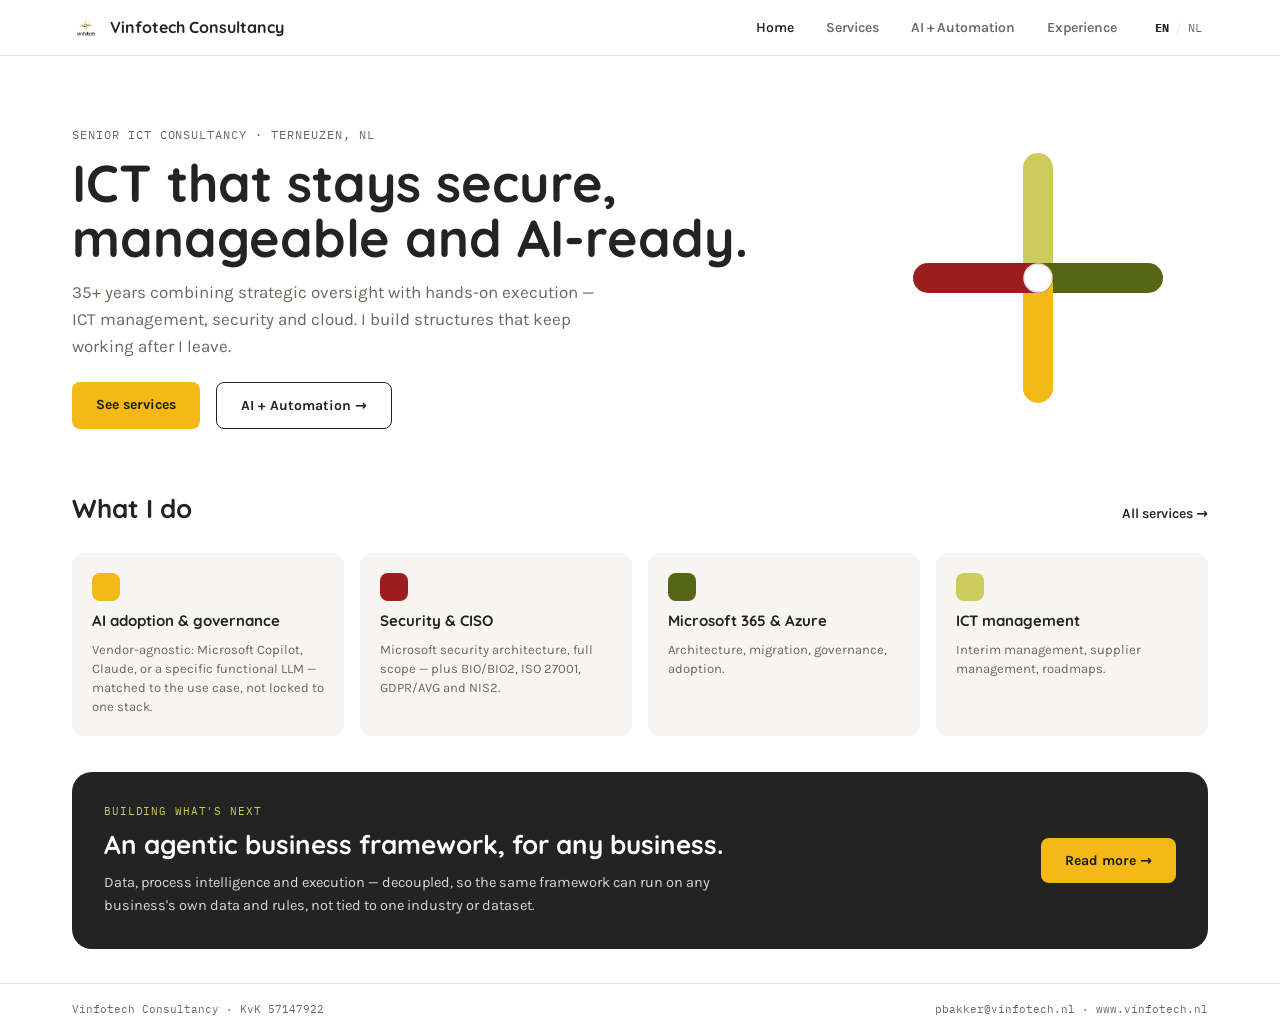
<file: index.html>
<!doctype html>
<html lang="en">
<head>
<meta charset="utf-8">
<meta name="viewport" content="width=device-width, initial-scale=1">
<title>Vinfotech Consultancy — Home</title>
<link rel="stylesheet" href="https://fonts.googleapis.com/css2?family=Quicksand:wght@600;700&family=Karla:wght@400;500;600;700&family=IBM+Plex+Mono:wght@400;500&display=swap">
<link rel="stylesheet" href="assets/styles.css">
</head>
<body>

<div class="nav">
  <a href="index.html" class="nav-brand">
    <img src="assets/logo.png" alt="Vinfotech Consultancy">
    <span class="h name">Vinfotech Consultancy</span>
  </a>
  <div class="nav-right">
    <div class="nav-links b">
      <a href="index.html" aria-current="page" data-i18n="navHome">Home</a>
      <a href="services.html" data-i18n="navServices">Services</a>
      <a href="ai-automation.html" data-i18n="navAI">AI + Automation</a>
      <a href="experience.html" data-i18n="navExperience">Experience</a>
    </div>
    <div class="lang m">
      <button data-lang-btn="en">EN</button>
      <span class="sep">/</span>
      <button data-lang-btn="nl">NL</button>
    </div>
  </div>
</div>

<div class="hero">
  <div class="hero-copy">
    <span class="badge m" data-i18n="badge">SENIOR ICT CONSULTANCY · TERNEUZEN, NL</span>
    <h1 class="h" data-i18n="heroTitle">ICT that stays secure, manageable and AI-ready.</h1>
    <p class="b" data-i18n="heroBody">35+ years combining strategic oversight with hands-on execution — ICT management, security and cloud. I build structures that keep working after I leave.</p>
    <div class="hero-ctas">
      <a href="services.html" class="cta cta-primary b" data-i18n="ctaServices">See services</a>
      <a href="ai-automation.html" class="cta cta-secondary b" data-i18n="ctaAI">AI + Automation →</a>
    </div>
  </div>
  <div class="hero-visual">
    <svg viewBox="0 0 340 340" width="340" height="340" role="img" aria-label="Vinfotech mark">
      <g stroke-linecap="round" stroke-width="30">
        <line x1="170" y1="170" x2="170" y2="60"  stroke="#cccc5c" />
        <line x1="170" y1="170" x2="280" y2="170" stroke="#566614" />
        <line x1="170" y1="170" x2="170" y2="280" stroke="#f4b817" />
        <line x1="170" y1="170" x2="60"  y2="170" stroke="#9c1d1e" />
      </g>
      <circle cx="170" cy="170" r="14" fill="#ffffff" stroke="#e3e1da" stroke-width="1.5" />
    </svg>
  </div>
</div>

<div class="section" style="padding-top:0;">
  <div class="section-heading">
    <h2 class="h" data-i18n="whatIDo">What I do</h2>
    <a href="services.html" class="link b" data-i18n="allServicesLink">All services →</a>
  </div>
  <div class="cards-4" style="margin-top:28px;">
    <div class="card">
      <div class="dot" style="background:#f4b817;"></div>
      <div class="h title" data-i18n="card1Title">AI adoption &amp; governance</div>
      <div class="b desc" data-i18n="card1Desc">Vendor-agnostic: Microsoft Copilot, Claude, or a specific functional LLM — matched to the use case, not locked to one stack.</div>
    </div>
    <div class="card">
      <div class="dot" style="background:#9c1d1e;"></div>
      <div class="h title" data-i18n="card2Title">Security &amp; CISO</div>
      <div class="b desc" data-i18n="card2Desc">Microsoft security architecture, full scope — plus BIO/BIO2, ISO 27001, GDPR/AVG and NIS2.</div>
    </div>
    <div class="card">
      <div class="dot" style="background:#566614;"></div>
      <div class="h title" data-i18n="card3Title">Microsoft 365 &amp; Azure</div>
      <div class="b desc" data-i18n="card3Desc">Architecture, migration, governance, adoption.</div>
    </div>
    <div class="card">
      <div class="dot" style="background:#cccc5c;"></div>
      <div class="h title" data-i18n="card4Title">ICT management</div>
      <div class="b desc" data-i18n="card4Desc">Interim management, supplier management, roadmaps.</div>
    </div>
  </div>
</div>

<div class="section-tight">
  <div class="callout">
    <div class="callout-row">
      <div style="max-width:620px; display:flex; flex-direction:column; gap:10px;">
        <span class="label m" data-i18n="panaderosLabel">BUILDING WHAT'S NEXT</span>
        <h2 class="h" data-i18n="panaderosTitle">An agentic business framework, for any business.</h2>
        <p class="b" data-i18n="panaderosBody">Data, process intelligence and execution — decoupled, so the same framework can run on any business's own data and rules, not tied to one industry or dataset.</p>
      </div>
      <a href="ai-automation.html" class="cta cta-primary b" style="white-space:nowrap;" data-i18n="panaderosCta">Read more →</a>
    </div>
  </div>
</div>

<div class="footer m">
  <span>Vinfotech Consultancy &middot; KvK 57147922</span>
  <span>pbakker@vinfotech.nl &middot; www.vinfotech.nl</span>
</div>

<script>
window.I18N = {
  en: {
    navHome: "Home", navServices: "Services", navAI: "AI + Automation", navExperience: "Experience",
    badge: "SENIOR ICT CONSULTANCY · TERNEUZEN, NL",
    heroTitle: "ICT that stays secure, manageable and AI-ready.",
    heroBody: "35+ years combining strategic oversight with hands-on execution — ICT management, security and cloud. I build structures that keep working after I leave.",
    ctaServices: "See services", ctaAI: "AI + Automation →",
    whatIDo: "What I do", allServicesLink: "All services →",
    card1Title: "AI adoption & governance",
    card1Desc: "Vendor-agnostic: Microsoft Copilot, Claude, or a specific functional LLM — matched to the use case, not locked to one stack.",
    card2Title: "Security & CISO",
    card2Desc: "Microsoft security architecture, full scope — plus BIO/BIO2, ISO 27001, GDPR/AVG and NIS2.",
    card3Title: "Microsoft 365 & Azure", card3Desc: "Architecture, migration, governance, adoption.",
    card4Title: "ICT management", card4Desc: "Interim management, supplier management, roadmaps.",
    panaderosLabel: "BUILDING WHAT'S NEXT",
    panaderosTitle: "An agentic business framework, for any business.",
    panaderosBody: "Data, process intelligence and execution — decoupled, so the same framework can run on any business's own data and rules, not tied to one industry or dataset.",
    panaderosCta: "Read more →",
  },
  nl: {
    navHome: "Home", navServices: "Diensten", navAI: "AI + Automatisering", navExperience: "Ervaring",
    badge: "SENIOR ICT-CONSULTANCY · TERNEUZEN, NL",
    heroTitle: "ICT die veilig, beheersbaar en AI-ready blijft.",
    heroBody: "35+ jaar ervaring waarin strategisch overzicht en praktische uitvoering samenkomen — ICT-management, security en cloud. Ik bouw structuren die blijven werken nadat ik vertrek.",
    ctaServices: "Bekijk diensten", ctaAI: "AI + Automatisering →",
    whatIDo: "Wat ik doe", allServicesLink: "Alle diensten →",
    card1Title: "AI-adoptie & governance",
    card1Desc: "Leveranciersonafhankelijk: Microsoft Copilot, Claude, of een specifieke functionele LLM — passend bij de usecase, niet vastgezet op één stack.",
    card2Title: "Security & CISO",
    card2Desc: "Microsoft security-architectuur, volledige scope — plus BIO/BIO2, ISO 27001, AVG/GDPR en NIS2.",
    card3Title: "Microsoft 365 & Azure", card3Desc: "Architectuur, migratie, governance, adoptie.",
    card4Title: "ICT-management", card4Desc: "Interim-management, leveranciersmanagement, roadmaps.",
    panaderosLabel: "WAT ER AANKOMT",
    panaderosTitle: "Een agentic business framework, voor elk bedrijf.",
    panaderosBody: "Data, procesintelligentie en uitvoering — ontkoppeld, zodat hetzelfde framework de eigen data en regels van elk bedrijf kan laten lopen, niet gebonden aan één branche of dataset.",
    panaderosCta: "Lees meer →",
  }
};
</script>
<script src="assets/i18n.js"></script>
</body>
</html>
</file>
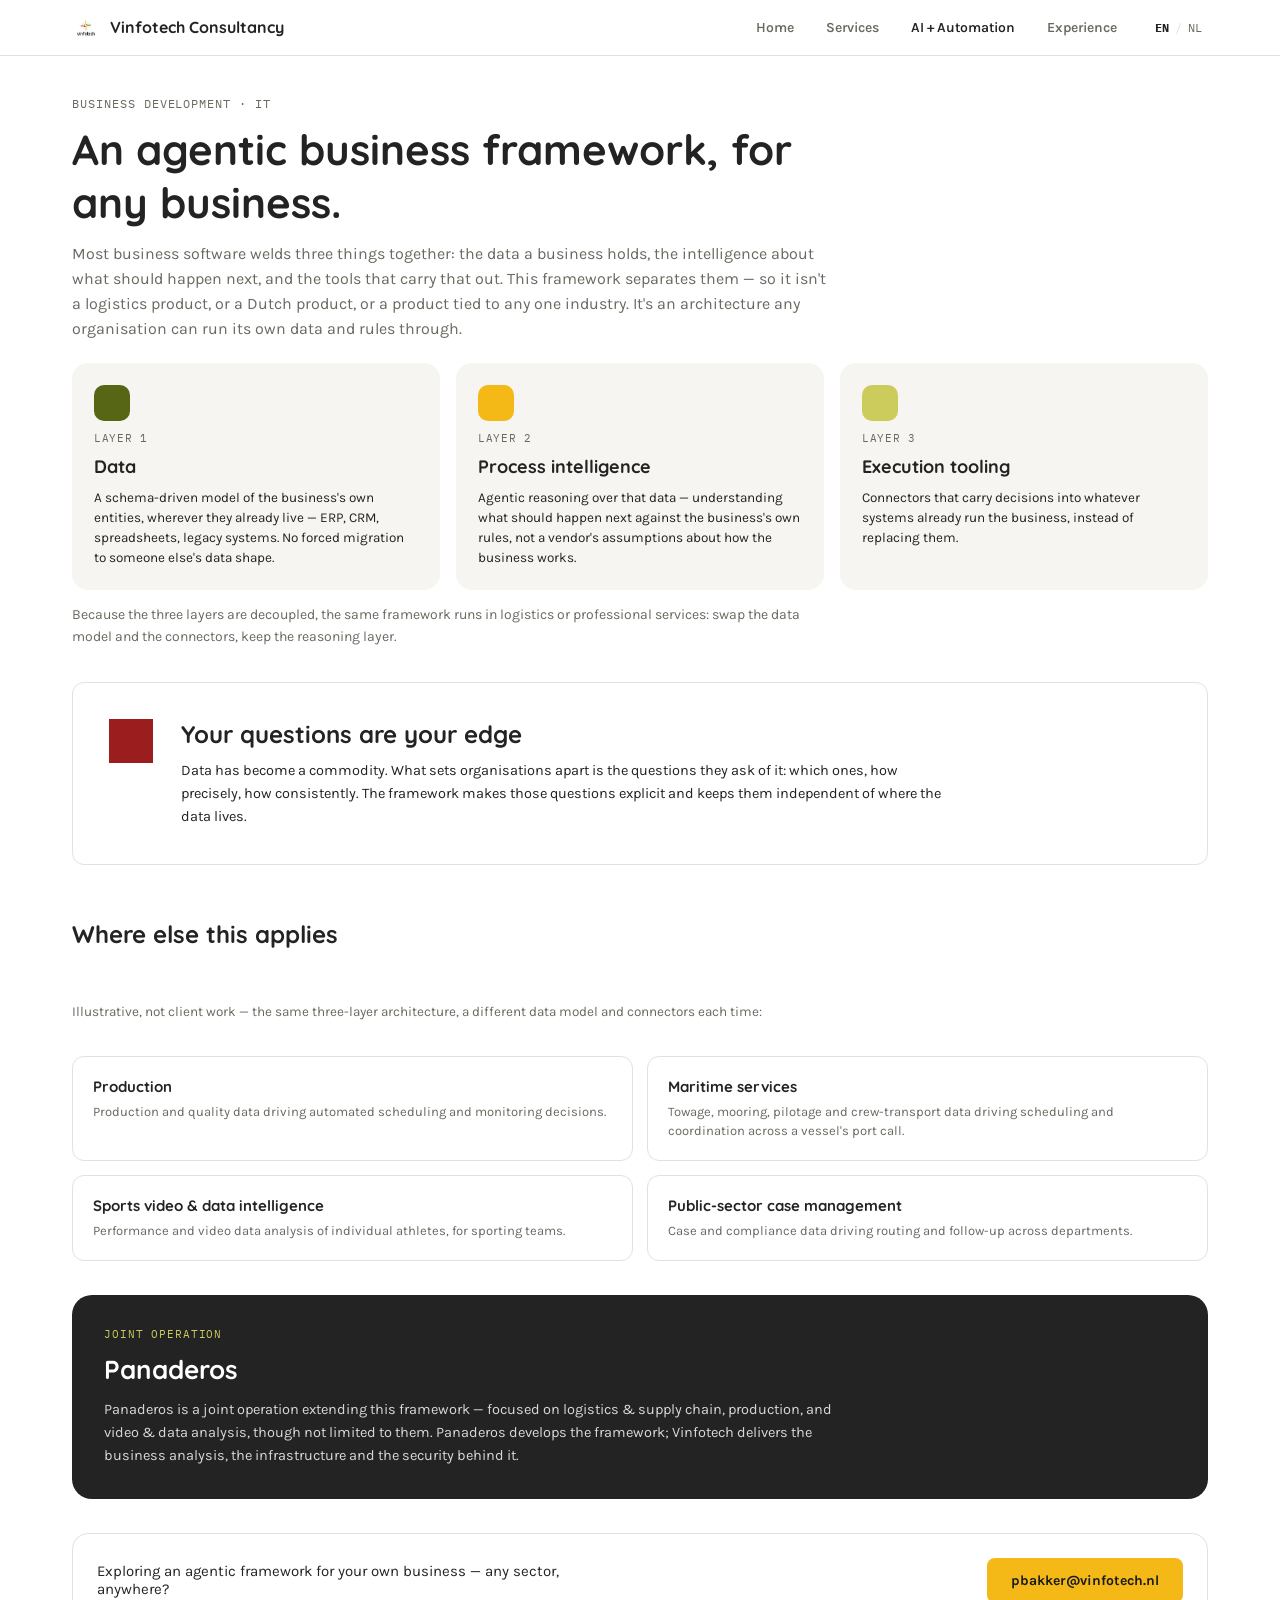
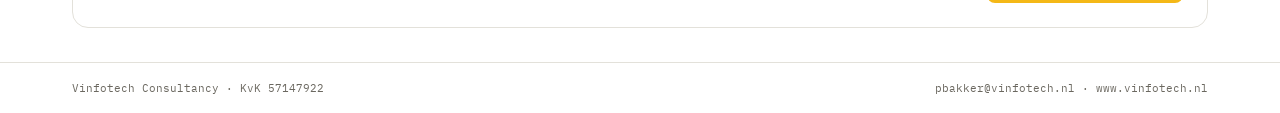
<file: ai-automation.html>
<!doctype html>
<html lang="en">
<head>
<meta charset="utf-8">
<meta name="viewport" content="width=device-width, initial-scale=1">
<title>Vinfotech Consultancy — AI + Automation</title>
<link rel="stylesheet" href="https://fonts.googleapis.com/css2?family=Quicksand:wght@600;700&family=Karla:wght@400;500;600;700&family=IBM+Plex+Mono:wght@400;500&display=swap">
<link rel="stylesheet" href="assets/styles.css">
</head>
<body>

<div class="nav">
  <a href="index.html" class="nav-brand">
    <img src="assets/logo.png" alt="Vinfotech Consultancy">
    <span class="h name">Vinfotech Consultancy</span>
  </a>
  <div class="nav-right">
    <div class="nav-links b">
      <a href="index.html" data-i18n="navHome">Home</a>
      <a href="services.html" data-i18n="navServices">Services</a>
      <a href="ai-automation.html" aria-current="page" data-i18n="navAI">AI + Automation</a>
      <a href="experience.html" data-i18n="navExperience">Experience</a>
    </div>
    <div class="lang m">
      <button data-lang-btn="en">EN</button>
      <span class="sep">/</span>
      <button data-lang-btn="nl">NL</button>
    </div>
  </div>
</div>

<div class="page-header">
  <span class="m" style="font-size:12px; letter-spacing:0.08em; color:var(--muted); text-transform:uppercase;" data-i18n="badgeLabel">BUSINESS DEVELOPMENT · IT</span>
  <h1 class="h" data-i18n="h1">An agentic business framework, for any business.</h1>
  <p class="b" data-i18n="subhead">Most business software welds three things together: the data a business holds, the intelligence about what should happen next, and the tools that carry that out. This framework separates them — so it isn't a logistics product, or a Dutch product, or a product tied to any one industry. It's an architecture any organisation can run its own data and rules through.</p>
</div>

<div class="section-tight">
  <div class="layer-cards">
    <div class="layer-card">
      <div class="dot" style="background:#566614;"></div>
      <div class="label m" data-i18n="layer1Label">Layer 1</div>
      <div class="h title" data-i18n="layer1Title">Data</div>
      <div class="b desc" data-i18n="layer1Desc">A schema-driven model of the business's own entities, wherever they already live — ERP, CRM, spreadsheets, legacy systems. No forced migration to someone else's data shape.</div>
    </div>
    <div class="layer-card">
      <div class="dot" style="background:#f4b817;"></div>
      <div class="label m" data-i18n="layer2Label">Layer 2</div>
      <div class="h title" data-i18n="layer2Title">Process intelligence</div>
      <div class="b desc" data-i18n="layer2Desc">Agentic reasoning over that data — understanding what should happen next against the business's own rules, not a vendor's assumptions about how the business works.</div>
    </div>
    <div class="layer-card">
      <div class="dot" style="background:#cccc5c;"></div>
      <div class="label m" data-i18n="layer3Label">Layer 3</div>
      <div class="h title" data-i18n="layer3Title">Execution tooling</div>
      <div class="b desc" data-i18n="layer3Desc">Connectors that carry decisions into whatever systems already run the business, instead of replacing them.</div>
    </div>
  </div>
  <p class="layers-footer b" data-i18n="layersFooter">Because the three layers are decoupled, the same framework runs in logistics or professional services: swap the data model and the connectors, keep the reasoning layer.</p>
</div>

<div class="section-tight">
  <div class="card-outline" style="display:flex; gap:28px; align-items:flex-start; padding:36px;">
    <div class="dot" style="width:44px; height:44px; background:#9c1d1e; flex-shrink:0;"></div>
    <div style="max-width:760px;">
      <h2 class="h" style="margin:0; font-size:24px;" data-i18n="questionsTitle">Your questions are your edge</h2>
      <p class="b" style="margin:10px 0 0; font-size:14.5px; line-height:23px; color:var(--ink);" data-i18n="questionsBody">Data has become a commodity. What sets organisations apart is the questions they ask of it: which ones, how precisely, how consistently. The framework makes those questions explicit and keeps them independent of where the data lives.</p>
    </div>
  </div>
</div>

<div class="section-tight" style="display:flex; flex-direction:column; gap:20px;">
  <h2 class="h" data-i18n="whereElseTitle">Where else this applies</h2>
  <p class="b" style="font-size:13.5px; line-height:20px; color:var(--muted); max-width:700px;" data-i18n="whereElseIntro">Illustrative, not client work — the same three-layer architecture, a different data model and connectors each time:</p>
  <div class="cards-2">
    <div class="card-outline">
      <div class="h title" data-i18n="app1Title">Production</div>
      <div class="b desc" data-i18n="app1Desc">Production and quality data driving automated scheduling and monitoring decisions.</div>
    </div>
    <div class="card-outline">
      <div class="h title" data-i18n="app2Title">Maritime services</div>
      <div class="b desc" data-i18n="app2Desc">Towage, mooring, pilotage and crew-transport data driving scheduling and coordination across a vessel's port call.</div>
    </div>
    <div class="card-outline">
      <div class="h title" data-i18n="app3Title">Sports video &amp; data intelligence</div>
      <div class="b desc" data-i18n="app3Desc">Performance and video data analysis of individual athletes, for sporting teams.</div>
    </div>
    <div class="card-outline">
      <div class="h title" data-i18n="app4Title">Public-sector case management</div>
      <div class="b desc" data-i18n="app4Desc">Case and compliance data driving routing and follow-up across departments.</div>
    </div>
  </div>
</div>

<div class="section-tight">
  <div class="callout">
    <span class="label m" data-i18n="panaderosLabel">JOINT OPERATION</span>
    <h2 class="h" data-i18n="panaderosTitle">Panaderos</h2>
    <p class="b" data-i18n="panaderosBody">Panaderos is a joint operation extending this framework — focused on logistics &amp; supply chain, production, and video &amp; data analysis, though not limited to them. Panaderos develops the framework; Vinfotech delivers the business analysis, the infrastructure and the security behind it.</p>
  </div>
</div>

<div class="section-tight">
  <div class="cta-strip">
    <div class="text b" data-i18n="ctaText">Exploring an agentic framework for your own business — any sector, anywhere?</div>
    <a href="mailto:pbakker@vinfotech.nl" class="cta cta-primary b">pbakker@vinfotech.nl</a>
  </div>
</div>

<div class="footer m">
  <span>Vinfotech Consultancy &middot; KvK 57147922</span>
  <span>pbakker@vinfotech.nl &middot; www.vinfotech.nl</span>
</div>

<script>
window.I18N = {
  en: {
    navHome: "Home", navServices: "Services", navAI: "AI + Automation", navExperience: "Experience",
    badgeLabel: "BUSINESS DEVELOPMENT · IT",
    h1: "An agentic business framework, for any business.",
    subhead: "Most business software welds three things together: the data a business holds, the intelligence about what should happen next, and the tools that carry that out. This framework separates them — so it isn't a logistics product, or a Dutch product, or a product tied to any one industry. It's an architecture any organisation can run its own data and rules through.",
    layer1Label: "Layer 1", layer1Title: "Data",
    layer1Desc: "A schema-driven model of the business's own entities, wherever they already live — ERP, CRM, spreadsheets, legacy systems. No forced migration to someone else's data shape.",
    layer2Label: "Layer 2", layer2Title: "Process intelligence",
    layer2Desc: "Agentic reasoning over that data — understanding what should happen next against the business's own rules, not a vendor's assumptions about how the business works.",
    layer3Label: "Layer 3", layer3Title: "Execution tooling",
    layer3Desc: "Connectors that carry decisions into whatever systems already run the business, instead of replacing them.",
    layersFooter: "Because the three layers are decoupled, the same framework runs in logistics or professional services: swap the data model and the connectors, keep the reasoning layer.",
    questionsTitle: "Your questions are your edge",
    questionsBody: "Data has become a commodity. What sets organisations apart is the questions they ask of it: which ones, how precisely, how consistently. The framework makes those questions explicit and keeps them independent of where the data lives.",
    whereElseTitle: "Where else this applies",
    whereElseIntro: "Illustrative, not client work — the same three-layer architecture, a different data model and connectors each time:",
    app1Title: "Production", app1Desc: "Production and quality data driving automated scheduling and monitoring decisions.",
    app2Title: "Maritime services", app2Desc: "Towage, mooring, pilotage and crew-transport data driving scheduling and coordination across a vessel's port call.",
    app3Title: "Sports video & data intelligence", app3Desc: "Performance and video data analysis of individual athletes, for sporting teams.",
    app4Title: "Public-sector case management", app4Desc: "Case and compliance data driving routing and follow-up across departments.",
    ctaText: "Exploring an agentic framework for your own business — any sector, anywhere?",
    panaderosLabel: "JOINT OPERATION",
    panaderosTitle: "Panaderos",
    panaderosBody: "Panaderos is a joint operation extending this framework — focused on logistics & supply chain, production, and video & data analysis, though not limited to them. Panaderos develops the framework; Vinfotech delivers the business analysis, the infrastructure and the security behind it.",
  },
  nl: {
    navHome: "Home", navServices: "Diensten", navAI: "AI + Automatisering", navExperience: "Ervaring",
    badgeLabel: "BUSINESS DEVELOPMENT · IT",
    h1: "Een agentic business framework, voor elk bedrijf.",
    subhead: "De meeste bedrijfssoftware last drie dingen aan elkaar: de data die een bedrijf heeft, de intelligentie over wat er vervolgens moet gebeuren, en de tools die dat uitvoeren. Dit framework ontkoppelt ze — het is dus geen logistiek product, geen Nederlands product, geen product gebonden aan één branche. Het is een architectuur waar elke organisatie haar eigen data en regels doorheen kan laten lopen.",
    layer1Label: "Laag 1", layer1Title: "Data",
    layer1Desc: "Een schema-gedreven model van de eigen entiteiten van het bedrijf, waar die ook al leven — ERP, CRM, spreadsheets, legacy-systemen. Geen gedwongen migratie naar andermans datamodel.",
    layer2Label: "Laag 2", layer2Title: "Procesintelligentie",
    layer2Desc: "Agentic redeneren over die data — begrijpen wat er vervolgens moet gebeuren, getoetst aan de eigen regels van het bedrijf, niet aan de aannames van een leverancier over hoe het bedrijf werkt.",
    layer3Label: "Laag 3", layer3Title: "Uitvoeringstools",
    layer3Desc: "Connectoren die beslissingen doorzetten naar de systemen die het bedrijf al draait, in plaats van die te vervangen.",
    layersFooter: "Omdat de drie lagen ontkoppeld zijn, draait hetzelfde framework in logistiek en professionele dienstverlening: wissel het datamodel en de connectoren, houd de redeneerlaag.",
    questionsTitle: "Uw vragen maken het verschil",
    questionsBody: "Data is commodity geworden. Wat organisaties onderscheidt, zijn de vragen die ze eraan stellen: welke, hoe precies, hoe consequent. Het framework maakt die vragen expliciet en houdt ze los van waar de data staat.",
    whereElseTitle: "Waar dit verder toepasbaar is",
    whereElseIntro: "Illustratief, geen klantwerk — steeds dezelfde drielaagse architectuur, telkens een ander datamodel en andere connectoren:",
    app1Title: "Productie", app1Desc: "Productie- en kwaliteitsdata die geautomatiseerde planning en monitoring aansturen.",
    app2Title: "Maritieme dienstverlening", app2Desc: "Sleep-, meerdienst-, loods- en bemanningsvervoerdata die planning en coördinatie rond een scheepspassage aansturen.",
    app3Title: "Sports video- en data-intelligence", app3Desc: "Prestatie- en videodata-analyse van individuele atleten, voor sportteams.",
    app4Title: "Publieke sector, casemanagement", app4Desc: "Zaak- en compliancedata die routering en opvolging tussen afdelingen aansturen.",
    ctaText: "Op zoek naar een agentic framework voor je eigen bedrijf — elke sector, wereldwijd?",
    panaderosLabel: "JOINT OPERATION",
    panaderosTitle: "Panaderos",
    panaderosBody: "Panaderos is een joint operation die dit framework verder brengt — gericht op logistiek & supply chain, productie, en video- & data-analyse, maar niet daartoe beperkt. Panaderos ontwikkelt het framework; Vinfotech levert de business analysis, de infrastructuur en de security erachter.",
  }
};
</script>
<script src="assets/i18n.js"></script>
</body>
</html>
</file>
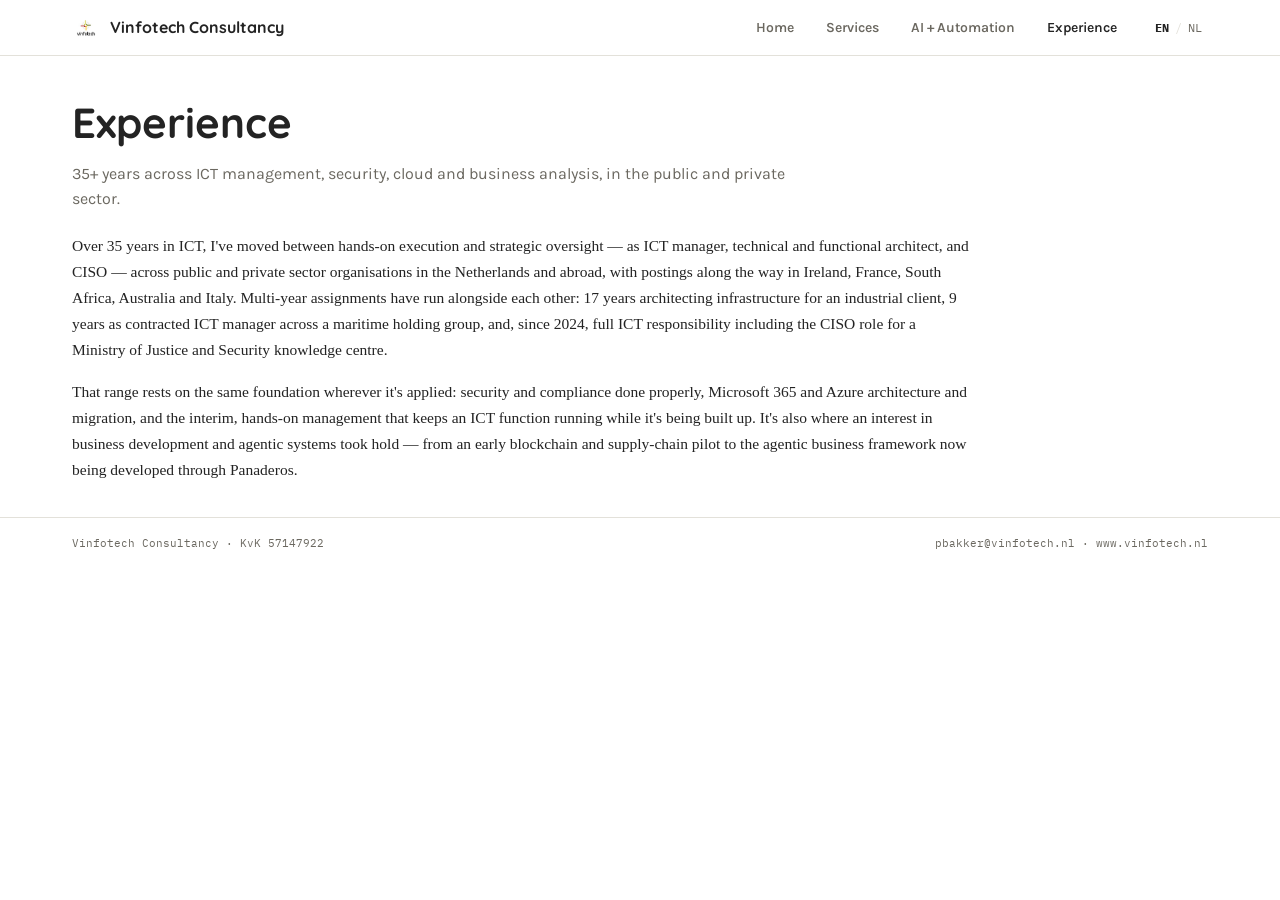
<file: experience.html>
<!doctype html>
<html lang="en">
<head>
<meta charset="utf-8">
<meta name="viewport" content="width=device-width, initial-scale=1">
<title>Vinfotech Consultancy — Experience</title>
<link rel="stylesheet" href="https://fonts.googleapis.com/css2?family=Quicksand:wght@600;700&family=Karla:wght@400;500;600;700&family=IBM+Plex+Mono:wght@400;500&display=swap">
<link rel="stylesheet" href="assets/styles.css">
</head>
<body>

<div class="nav">
  <a href="index.html" class="nav-brand">
    <img src="assets/logo.png" alt="Vinfotech Consultancy">
    <span class="h name">Vinfotech Consultancy</span>
  </a>
  <div class="nav-right">
    <div class="nav-links b">
      <a href="index.html" data-i18n="navHome">Home</a>
      <a href="services.html" data-i18n="navServices">Services</a>
      <a href="ai-automation.html" data-i18n="navAI">AI + Automation</a>
      <a href="experience.html" aria-current="page" data-i18n="navExperience">Experience</a>
    </div>
    <div class="lang m">
      <button data-lang-btn="en">EN</button>
      <span class="sep">/</span>
      <button data-lang-btn="nl">NL</button>
    </div>
  </div>
</div>

<div class="page-header">
  <h1 class="h" data-i18n="title">Experience</h1>
  <p class="b" data-i18n="intro">35+ years across ICT management, security, cloud and business analysis, in the public and private sector.</p>
</div>

<div class="section-tight">
  <div class="prose">
    <p data-i18n="para1">Over 35 years in ICT, I've moved between hands-on execution and strategic oversight — as ICT manager, technical and functional architect, and CISO — across public and private sector organisations in the Netherlands and abroad, with postings along the way in Ireland, France, South Africa, Australia and Italy. Multi-year assignments have run alongside each other: 17 years architecting infrastructure for an industrial client, 9 years as contracted ICT manager across a maritime holding group, and, since 2024, full ICT responsibility including the CISO role for a Ministry of Justice and Security knowledge centre.</p>
    <p data-i18n="para2">That range rests on the same foundation wherever it's applied: security and compliance done properly, Microsoft 365 and Azure architecture and migration, and the interim, hands-on management that keeps an ICT function running while it's being built up. It's also where an interest in business development and agentic systems took hold — from an early blockchain and supply-chain pilot to the agentic business framework now being developed through Panaderos.</p>
  </div>
</div>

<div class="footer m">
  <span>Vinfotech Consultancy &middot; KvK 57147922</span>
  <span>pbakker@vinfotech.nl &middot; www.vinfotech.nl</span>
</div>

<script>
window.I18N = {
  en: {
    navHome: "Home", navServices: "Services", navAI: "AI + Automation", navExperience: "Experience",
    title: "Experience",
    intro: "35+ years across ICT management, security, cloud and business analysis, in the public and private sector.",
    para1: "Over 35 years in ICT, I've moved between hands-on execution and strategic oversight — as ICT manager, technical and functional architect, and CISO — across public and private sector organisations in the Netherlands and abroad, with postings along the way in Ireland, France, South Africa, Australia and Italy. Multi-year assignments have run alongside each other: 17 years architecting infrastructure for an industrial client, 9 years as contracted ICT manager across a maritime holding group, and, since 2024, full ICT responsibility including the CISO role for a Ministry of Justice and Security knowledge centre.",
    para2: "That range rests on the same foundation wherever it's applied: security and compliance done properly, Microsoft 365 and Azure architecture and migration, and the interim, hands-on management that keeps an ICT function running while it's being built up. It's also where an interest in business development and agentic systems took hold — from an early blockchain and supply-chain pilot to the agentic business framework now being developed through Panaderos.",
  },
  nl: {
    navHome: "Home", navServices: "Diensten", navAI: "AI + Automatisering", navExperience: "Ervaring",
    title: "Ervaring",
    intro: "35+ jaar in ICT-management, security, cloud en business analyse, in de publieke en private sector.",
    para1: "In meer dan 35 jaar ICT heb ik voortdurend geschakeld tussen praktische uitvoering en strategisch overzicht — als ICT-manager, technisch en functioneel architect, en CISO — bij publieke en private organisaties in Nederland en daarbuiten, met werkperiodes in Ierland, Frankrijk, Zuid-Afrika, Australië en Italië. Meerjarige opdrachten liepen naast elkaar: 17 jaar infrastructuur-architectuur bij een industriële klant, 9 jaar als ICT-manager op contractbasis binnen een maritieme holding, en sinds 2024 volledige ICT-verantwoordelijkheid inclusief de CISO-rol bij een kenniscentrum van het Ministerie van Justitie en Veiligheid.",
    para2: "Die breedte rust overal op dezelfde basis: security en compliance die goed geregeld zijn, architectuur en migratie binnen Microsoft 365 en Azure, en het interim, praktische management dat een ICT-functie draaiend houdt terwijl die wordt opgebouwd. Daaruit is ook de interesse in business development en agentic systemen ontstaan — van een vroege blockchain- en supply-chain-pilot tot het agentic business framework dat nu wordt ontwikkeld via Panaderos.",
  }
};
</script>
<script src="assets/i18n.js"></script>
</body>
</html>
</file>
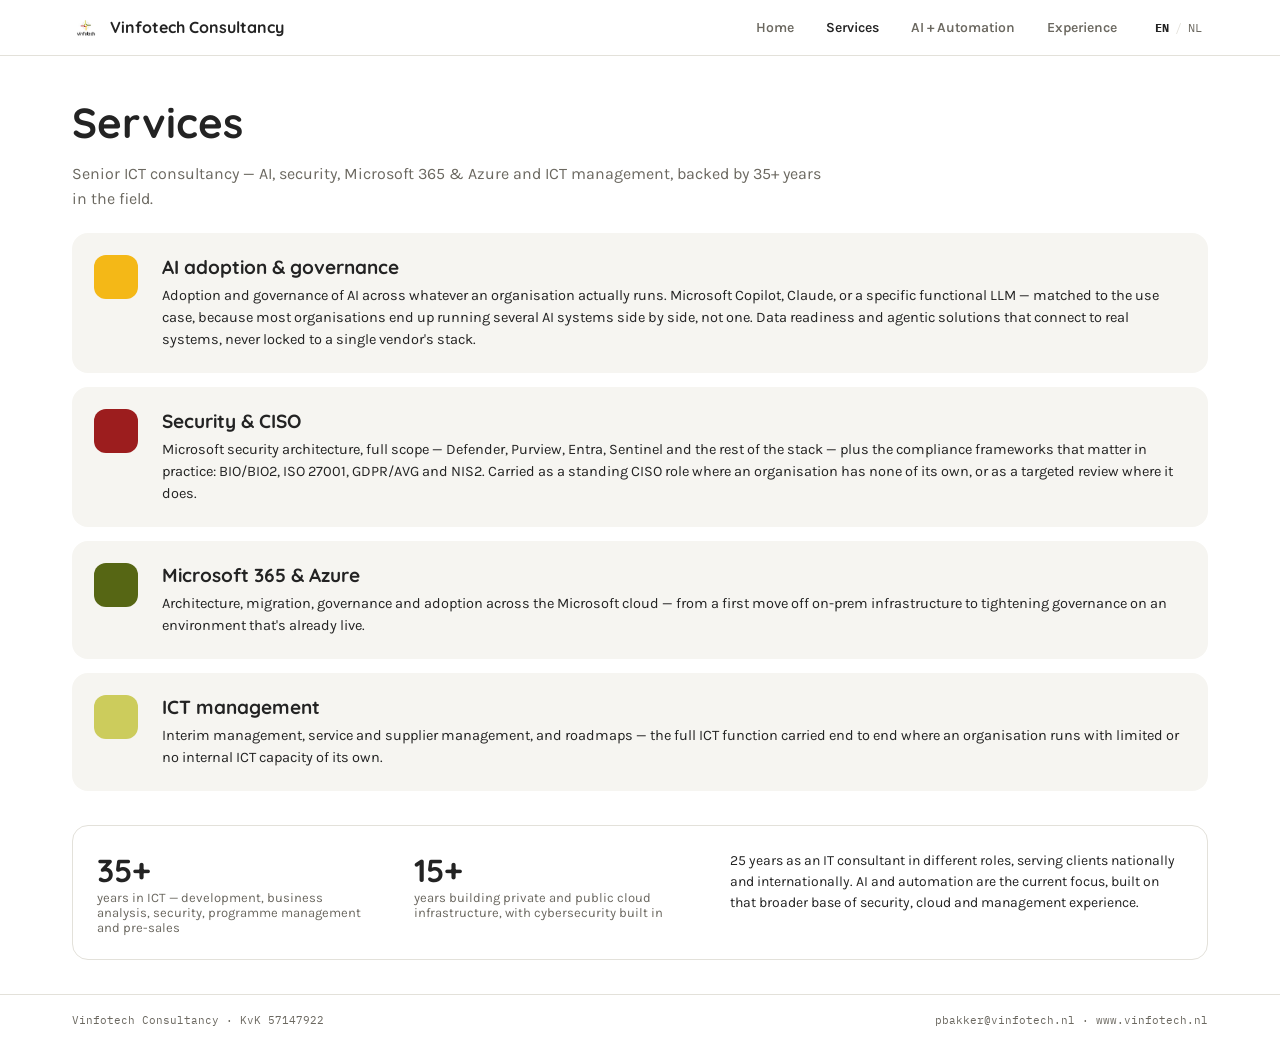
<file: services.html>
<!doctype html>
<html lang="en">
<head>
<meta charset="utf-8">
<meta name="viewport" content="width=device-width, initial-scale=1">
<title>Vinfotech Consultancy — Services</title>
<link rel="stylesheet" href="https://fonts.googleapis.com/css2?family=Quicksand:wght@600;700&family=Karla:wght@400;500;600;700&family=IBM+Plex+Mono:wght@400;500&display=swap">
<link rel="stylesheet" href="assets/styles.css">
</head>
<body>

<div class="nav">
  <a href="index.html" class="nav-brand">
    <img src="assets/logo.png" alt="Vinfotech Consultancy">
    <span class="h name">Vinfotech Consultancy</span>
  </a>
  <div class="nav-right">
    <div class="nav-links b">
      <a href="index.html" data-i18n="navHome">Home</a>
      <a href="services.html" aria-current="page" data-i18n="navServices">Services</a>
      <a href="ai-automation.html" data-i18n="navAI">AI + Automation</a>
      <a href="experience.html" data-i18n="navExperience">Experience</a>
    </div>
    <div class="lang m">
      <button data-lang-btn="en">EN</button>
      <span class="sep">/</span>
      <button data-lang-btn="nl">NL</button>
    </div>
  </div>
</div>

<div class="page-header">
  <h1 class="h" data-i18n="title">Services</h1>
  <p class="b" data-i18n="intro">Senior ICT consultancy — AI, security, Microsoft 365 &amp; Azure and ICT management, backed by 35+ years in the field.</p>
</div>

<div class="section-tight">
  <div class="svc-list">
    <div class="svc-block">
      <div class="dot" style="background:#f4b817;"></div>
      <div class="body">
        <div class="h title" data-i18n="svc1Title">AI adoption &amp; governance</div>
        <div class="b desc" data-i18n="svc1Desc">Adoption and governance of AI across whatever an organisation actually runs. Microsoft Copilot, Claude, or a specific functional LLM — matched to the use case, because most organisations end up running several AI systems side by side, not one. Data readiness and agentic solutions that connect to real systems, never locked to a single vendor's stack.</div>
      </div>
    </div>
    <div class="svc-block">
      <div class="dot" style="background:#9c1d1e;"></div>
      <div class="body">
        <div class="h title" data-i18n="svc2Title">Security &amp; CISO</div>
        <div class="b desc" data-i18n="svc2Desc">Microsoft security architecture, full scope — Defender, Purview, Entra, Sentinel and the rest of the stack — plus the compliance frameworks that matter in practice: BIO/BIO2, ISO 27001, GDPR/AVG and NIS2. Carried as a standing CISO role where an organisation has none of its own, or as a targeted review where it does.</div>
      </div>
    </div>
    <div class="svc-block">
      <div class="dot" style="background:#566614;"></div>
      <div class="body">
        <div class="h title" data-i18n="svc3Title">Microsoft 365 &amp; Azure</div>
        <div class="b desc" data-i18n="svc3Desc">Architecture, migration, governance and adoption across the Microsoft cloud — from a first move off on-prem infrastructure to tightening governance on an environment that's already live.</div>
      </div>
    </div>
    <div class="svc-block">
      <div class="dot" style="background:#cccc5c;"></div>
      <div class="body">
        <div class="h title" data-i18n="svc4Title">ICT management</div>
        <div class="b desc" data-i18n="svc4Desc">Interim management, service and supplier management, and roadmaps — the full ICT function carried end to end where an organisation runs with limited or no internal ICT capacity of its own.</div>
      </div>
    </div>
  </div>
</div>

<div class="section-tight">
  <div class="stat-strip">
    <div style="flex:1 1 200px;">
      <div class="h num">35+</div>
      <div class="b label" data-i18n="stat1">years in ICT — development, business analysis, security, programme management and pre-sales</div>
    </div>
    <div style="flex:1 1 200px;">
      <div class="h num">15+</div>
      <div class="b label" data-i18n="stat2">years building private and public cloud infrastructure, with cybersecurity built in</div>
    </div>
    <div style="flex:2 1 300px;">
      <div class="b note" data-i18n="availability">25 years as an IT consultant in different roles, serving clients nationally and internationally. AI and automation are the current focus, built on that broader base of security, cloud and management experience.</div>
    </div>
  </div>
</div>

<div class="footer m">
  <span>Vinfotech Consultancy &middot; KvK 57147922</span>
  <span>pbakker@vinfotech.nl &middot; www.vinfotech.nl</span>
</div>

<script>
window.I18N = {
  en: {
    navHome: "Home", navServices: "Services", navAI: "AI + Automation", navExperience: "Experience",
    title: "Services",
    intro: "Senior ICT consultancy — AI, security, Microsoft 365 & Azure and ICT management, backed by 35+ years in the field.",
    svc1Title: "AI adoption & governance",
    svc1Desc: "Adoption and governance of AI across whatever an organisation actually runs. Microsoft Copilot, Claude, or a specific functional LLM — matched to the use case, because most organisations end up running several AI systems side by side, not one. Data readiness and agentic solutions that connect to real systems, never locked to a single vendor's stack.",
    svc2Title: "Security & CISO",
    svc2Desc: "Microsoft security architecture, full scope — Defender, Purview, Entra, Sentinel and the rest of the stack — plus the compliance frameworks that matter in practice: BIO/BIO2, ISO 27001, GDPR/AVG and NIS2. Carried as a standing CISO role where an organisation has none of its own, or as a targeted review where it does.",
    svc3Title: "Microsoft 365 & Azure",
    svc3Desc: "Architecture, migration, governance and adoption across the Microsoft cloud — from a first move off on-prem infrastructure to tightening governance on an environment that's already live.",
    svc4Title: "ICT management",
    svc4Desc: "Interim management, service and supplier management, and roadmaps — the full ICT function carried end to end where an organisation runs with limited or no internal ICT capacity of its own.",
    stat1: "years in ICT — development, business analysis, security, programme management and pre-sales",
    stat2: "years building private and public cloud infrastructure, with cybersecurity built in",
    availability: "25 years as an IT consultant in different roles, serving clients nationally and internationally. AI and automation are the current focus, built on that broader base of security, cloud and management experience.",
  },
  nl: {
    navHome: "Home", navServices: "Diensten", navAI: "AI + Automatisering", navExperience: "Ervaring",
    title: "Diensten",
    intro: "Senior ICT-consultancy — AI, security, Microsoft 365 & Azure en ICT-management, met 35+ jaar praktijkervaring.",
    svc1Title: "AI-adoptie & governance",
    svc1Desc: "Adoptie en governance van AI over alles wat een organisatie daadwerkelijk draait. Microsoft Copilot, Claude, of een specifieke functionele LLM — passend bij de usecase, want de meeste organisaties draaien uiteindelijk meerdere AI-systemen naast elkaar, niet één. Data readiness en agentic oplossingen die aansluiten op echte systemen, nooit vastgezet op één leverancier.",
    svc2Title: "Security & CISO",
    svc2Desc: "Microsoft security-architectuur, volledige scope — Defender, Purview, Entra, Sentinel en de rest van de stack — plus de compliance-kaders die er in de praktijk toe doen: BIO/BIO2, ISO 27001, AVG/GDPR en NIS2. Als vaste CISO-rol waar een organisatie er zelf geen heeft, of als gerichte review waar dat wel zo is.",
    svc3Title: "Microsoft 365 & Azure",
    svc3Desc: "Architectuur, migratie, governance en adoptie binnen de Microsoft cloud — van een eerste stap weg van on-prem infrastructuur tot het aanscherpen van governance op een omgeving die al live is.",
    svc4Title: "ICT-management",
    svc4Desc: "Interim-management, service- en leveranciersmanagement, en roadmaps — de volledige ICT-functie end-to-end gedragen waar een organisatie met beperkte of geen eigen ICT-capaciteit draait.",
    stat1: "jaar in ICT — ontwikkeling, business analyse, security, programmamanagement en pre-sales",
    stat2: "jaar bouwen van private en publieke cloud-infrastructuren, met cybersecurity ingebouwd",
    availability: "25 jaar als IT-consultant in verschillende rollen, met klanten in binnen- en buitenland. AI en automatisering vormen de huidige focus, gebouwd op die bredere basis van security-, cloud- en managementervaring.",
  }
};
</script>
<script src="assets/i18n.js"></script>
</body>
</html>
</file>
<file: assets/styles.css>
/* Vinfotech Consultancy — shared site styles */

:root {
  --pad-x: 72px;
  --ink: #232323;
  --muted: #6b6860;
  --border: #e3e1da;
  --tint: #f6f5f1;
  --amber: #f4b817;
  --red: #9c1d1e;
  --olive: #566614;
  --chartreuse: #cccc5c;
  --on-accent-dark: #1c1c1c;
  --on-accent-light: #ffffff;
  --bg: #ffffff;
}

* { box-sizing: border-box; }

html, body { margin: 0; padding: 0; }

body {
  background: var(--bg);
  color: var(--ink);
  -webkit-font-smoothing: antialiased;
}

a { text-decoration: none; color: inherit; }

.h { font-family: 'Quicksand', 'Century Gothic', sans-serif; }
.b { font-family: 'Karla', system-ui, sans-serif; }
.m { font-family: 'IBM Plex Mono', 'SFMono-Regular', Consolas, monospace; }

/* Nav */
.nav {
  display: flex;
  align-items: center;
  justify-content: space-between;
  padding: 16px var(--pad-x);
  border-bottom: 1px solid var(--border);
  flex-wrap: wrap;
  gap: 16px;
}
.nav-brand { display: flex; align-items: center; gap: 10px; }
.nav-brand img { width: 28px; height: auto; display: block; }
.nav-brand .name { font-weight: 700; font-size: 16px; color: var(--ink); }
.nav-right { display: flex; align-items: center; gap: 32px; flex-wrap: wrap; }
.nav-links { display: flex; gap: 32px; font-size: 14px; font-weight: 600; flex-wrap: wrap; }
.nav-links a { color: var(--muted); }
.nav-links a:hover, .nav-links a[aria-current="page"] { color: var(--ink); }
.lang { display: flex; align-items: center; font-size: 12px; }
.lang button {
  background: none; border: none; cursor: pointer; padding: 4px 6px;
  font-family: inherit; font-size: inherit; color: var(--muted);
}
.lang button[aria-pressed="true"] { color: var(--ink); font-weight: 700; }
.lang .sep { color: var(--border); }

/* Sections */
.section { padding: 36px var(--pad-x); box-sizing: border-box; }
.section-tight { padding: 0 var(--pad-x) 34px; box-sizing: border-box; }

/* Hero */
.hero {
  padding: 52px var(--pad-x) 44px;
  display: flex; align-items: center; gap: 56px;
  max-width: 1440px; margin: 0 auto; box-sizing: border-box;
}
.hero-copy { flex: 1 1 560px; display: flex; flex-direction: column; gap: 14px; }
.badge { font-size: 12px; letter-spacing: 0.08em; color: var(--muted); text-transform: uppercase; }
.hero h1 { margin: 0; font-size: 52px; line-height: 1.05; font-weight: 700; color: var(--ink); }
.hero p { margin: 0; font-size: 17px; line-height: 27px; color: var(--muted); max-width: 540px; }
.hero-ctas { display: flex; gap: 16px; margin-top: 8px; flex-wrap: wrap; }
.hero-visual { flex: 0 0 340px; }
.hero-visual svg { display: block; max-width: 100%; height: auto; }

.cta {
  display: inline-block; font-weight: 700; font-size: 14px;
  padding: 14px 24px; border-radius: 8px; white-space: nowrap;
}
.cta:hover { opacity: 0.9; }
.cta-primary { background: var(--amber); color: var(--on-accent-dark); }
.cta-secondary { background: #ffffff; border: 1px solid var(--ink); color: var(--ink); }

/* Header (non-home pages) */
.page-header {
  padding: 40px var(--pad-x) 22px; max-width: 900px; box-sizing: border-box;
  display: flex; flex-direction: column; gap: 12px;
}
.page-header h1 { margin: 0; font-size: 42px; font-weight: 700; color: var(--ink); }
.page-header p { margin: 0; font-size: 16px; line-height: 25px; color: var(--muted); }

/* What I do / layer cards */
.section-heading {
  display: flex; align-items: baseline; justify-content: space-between; flex-wrap: wrap; gap: 8px;
}
.section-heading h2 { margin: 0; font-size: 26px; font-weight: 700; color: var(--ink); }
.section-heading .link { font-size: 14px; font-weight: 600; color: var(--ink); }

.cards-4, .cards-2 {
  display: grid; gap: 16px;
}
.cards-4 { grid-template-columns: repeat(4, minmax(0, 1fr)); }
.cards-2 { grid-template-columns: repeat(2, minmax(0, 1fr)); gap: 14px; }

.card {
  background: var(--tint); border-radius: 12px; padding: 20px;
  display: flex; flex-direction: column; gap: 10px;
}
.card .dot { width: 28px; height: 28px; border-radius: 8px; }
.card .title { font-size: 15px; font-weight: 700; color: var(--ink); }
.card .desc { font-size: 13px; line-height: 19px; color: var(--muted); }

.card-outline {
  border: 1px solid var(--border); border-radius: 12px; padding: 20px;
}
.card-outline .title { font-size: 15px; font-weight: 700; color: var(--ink); }
.card-outline .desc { font-size: 13px; line-height: 19px; color: var(--muted); margin-top: 6px; }

/* Service blocks (Services page) */
.svc-list { display: flex; flex-direction: column; gap: 14px; }
.svc-block {
  display: flex; gap: 24px; padding: 22px; background: var(--tint);
  border-radius: 16px; align-items: flex-start; flex-wrap: wrap;
}
.svc-block .dot { width: 44px; height: 44px; border-radius: 12px; flex-shrink: 0; }
.svc-block .body { display: flex; flex-direction: column; gap: 6px; min-width: 0; flex: 1 1 260px; }
.svc-block .title { font-size: 19px; font-weight: 700; color: var(--ink); }
.svc-block .desc { font-size: 14.5px; line-height: 22px; color: var(--ink); }

/* Layer cards (AI + Automation) */
.layer-cards { display: grid; grid-template-columns: repeat(3, minmax(0, 1fr)); gap: 16px; }
.layer-card {
  background: var(--tint); border-radius: 16px; padding: 22px;
  display: flex; flex-direction: column; gap: 10px;
}
.layer-card .dot { width: 36px; height: 36px; border-radius: 10px; }
.layer-card .label { font-size: 11px; letter-spacing: 0.06em; color: var(--muted); text-transform: uppercase; }
.layer-card .title { font-size: 18px; font-weight: 700; color: var(--ink); }
.layer-card .desc { font-size: 13.5px; line-height: 20px; color: var(--ink); }
.layers-footer { margin: 14px 0 0; font-size: 14px; line-height: 22px; color: var(--muted); max-width: 760px; }

/* Dark callout (Panaderos) */
.callout {
  background: var(--ink); border-radius: 20px; padding: 32px;
  display: flex; flex-direction: column; gap: 12px;
}
.callout-row {
  display: flex; align-items: center; justify-content: space-between; gap: 32px; flex-wrap: wrap;
}
.callout .label { font-size: 11px; letter-spacing: 0.08em; color: var(--chartreuse); text-transform: uppercase; }
.callout h2 { margin: 0; font-size: 26px; font-weight: 700; color: #ffffff; }
.callout p { margin: 0; font-size: 14.5px; line-height: 23px; color: #d8d8d4; max-width: 760px; }

/* Sector depth / availability strip */
.stat-strip {
  border: 1px solid var(--border); border-radius: 16px; padding: 24px;
  display: flex; gap: 40px; flex-wrap: wrap;
}
.stat-strip .num { font-size: 32px; font-weight: 700; color: var(--ink); }
.stat-strip .label { font-size: 13px; color: var(--muted); }
.stat-strip .note { font-size: 14px; line-height: 21px; color: var(--ink); }

/* Prose (Experience page) */
.prose { max-width: 900px; display: flex; flex-direction: column; gap: 16px; }
.prose p { margin: 0; font-size: 15.5px; line-height: 26px; color: var(--ink); }

/* CTA strip */
.cta-strip {
  border: 1px solid var(--border); border-radius: 16px; padding: 24px;
  display: flex; align-items: center; justify-content: space-between; gap: 24px; flex-wrap: wrap;
}
.cta-strip .text { font-size: 15px; color: var(--ink); max-width: 520px; }

/* Footer */
.footer {
  padding: 18px var(--pad-x); border-top: 1px solid var(--border);
  display: flex; justify-content: space-between; flex-wrap: wrap; gap: 8px;
  font-size: 11px; color: var(--muted); box-sizing: border-box;
}

/* Print — one landscape page per site page */
@media print {
  @page { size: A4 landscape; margin: 10mm; }
  html, body { -webkit-print-color-adjust: exact; print-color-adjust: exact; }
  body { display: flex !important; flex-direction: column !important; min-height: 715px !important; }
  .footer { margin-top: auto !important; }
  :root { --pad-x: 22px !important; }

  .lang { display: none !important; }
  .hero-ctas { display: none !important; }

  .nav { padding: 4px 22px !important; gap: 8px !important; }
  .nav-brand img { width: 18px !important; }
  .nav-brand .name { font-size: 11px !important; }
  .nav-links { font-size: 9.5px !important; gap: 16px !important; }

  .hero { padding: 8px 22px 6px !important; gap: 24px !important; }
  .badge { font-size: 8.5px !important; }
  .hero h1 { font-size: 22px !important; line-height: 1.06 !important; }
  .hero p { font-size: 10px !important; line-height: 14px !important; max-width: none !important; }
  .hero-copy { gap: 8px !important; }
  .hero-visual { flex: 0 0 90px !important; }
  .hero-visual svg { width: 80px !important; height: 80px !important; }

  .section { padding: 4px 22px !important; }
  .section-tight { padding: 0 22px 3px !important; gap: 4px !important; }
  .section-heading { margin-bottom: 1px !important; }
  .section-heading h2 { font-size: 13px !important; }
  .section-heading .link { font-size: 9.5px !important; }

  .cards-4, .cards-2 { grid-template-columns: repeat(4, minmax(0, 1fr)) !important; gap: 6px !important; }
  .card, .card-outline { padding: 6px !important; gap: 2px !important; }
  .dot { width: 12px !important; height: 12px !important; }
  .card .dot { width: 12px !important; height: 12px !important; }
  .card .title, .card-outline .title { font-size: 9px !important; }
  .card .desc, .card-outline .desc { font-size: 7.5px !important; line-height: 10px !important; margin-top: 1px !important; }

  .svc-list { display: grid !important; grid-template-columns: repeat(2, minmax(0, 1fr)) !important; gap: 6px !important; }
  .svc-block { padding: 8px !important; gap: 8px !important; }
  .svc-block .body { gap: 2px !important; }
  .svc-block .dot { width: 18px !important; height: 18px !important; }
  .svc-block .title { font-size: 10px !important; }
  .svc-block .desc { font-size: 7.5px !important; line-height: 10px !important; }

  .stat-strip { padding: 8px !important; gap: 14px !important; }
  .stat-strip .num { font-size: 15px !important; }
  .stat-strip .label, .stat-strip .note { font-size: 7.5px !important; line-height: 10px !important; }

  .page-header { padding: 8px 22px 2px !important; gap: 3px !important; }
  .page-header h1 { font-size: 18px !important; }
  .page-header p { font-size: 9px !important; line-height: 12px !important; }

  .layer-cards { gap: 6px !important; }
  .layer-card { padding: 7px !important; gap: 3px !important; }
  .layer-card .dot { width: 14px !important; height: 14px !important; }
  .layer-card .label { font-size: 7.5px !important; }
  .layer-card .title { font-size: 10px !important; }
  .layer-card .desc { font-size: 7.5px !important; line-height: 10px !important; }
  .layers-footer { display: none !important; }

  .callout { padding: 8px !important; gap: 3px !important; }
  .callout .label { font-size: 7.5px !important; }
  .callout h2 { font-size: 13px !important; }
  .callout p { font-size: 8px !important; line-height: 11px !important; }

  .cta-strip { padding: 7px !important; gap: 10px !important; }
  .cta-strip .text { font-size: 8.5px !important; }
  .cta { font-size: 8.5px !important; padding: 4px 9px !important; }

  .prose { gap: 8px !important; }
  .prose p { font-size: 9.5px !important; line-height: 13px !important; }

  .footer { padding: 6px 22px !important; font-size: 6.5px !important; }
}

/* Responsive */
@media (max-width: 900px) {
  :root { --pad-x: 20px; }
  .hero { flex-direction: column; padding-top: 48px; padding-bottom: 48px; gap: 32px; }
  .hero-visual { order: -1; flex: 0 0 auto; width: 180px; }
  .hero h1 { font-size: 36px; }
  .cards-4 { grid-template-columns: repeat(2, minmax(0, 1fr)); }
  .cards-2 { grid-template-columns: 1fr; }
  .layer-cards { grid-template-columns: 1fr; }
  .svc-block { padding: 24px; }
  .callout { padding: 32px; }
  .callout-row { flex-direction: column; align-items: flex-start; }
  .cta-strip { flex-direction: column; align-items: flex-start; }
  .section { padding: 48px var(--pad-x); }
}
</file>
